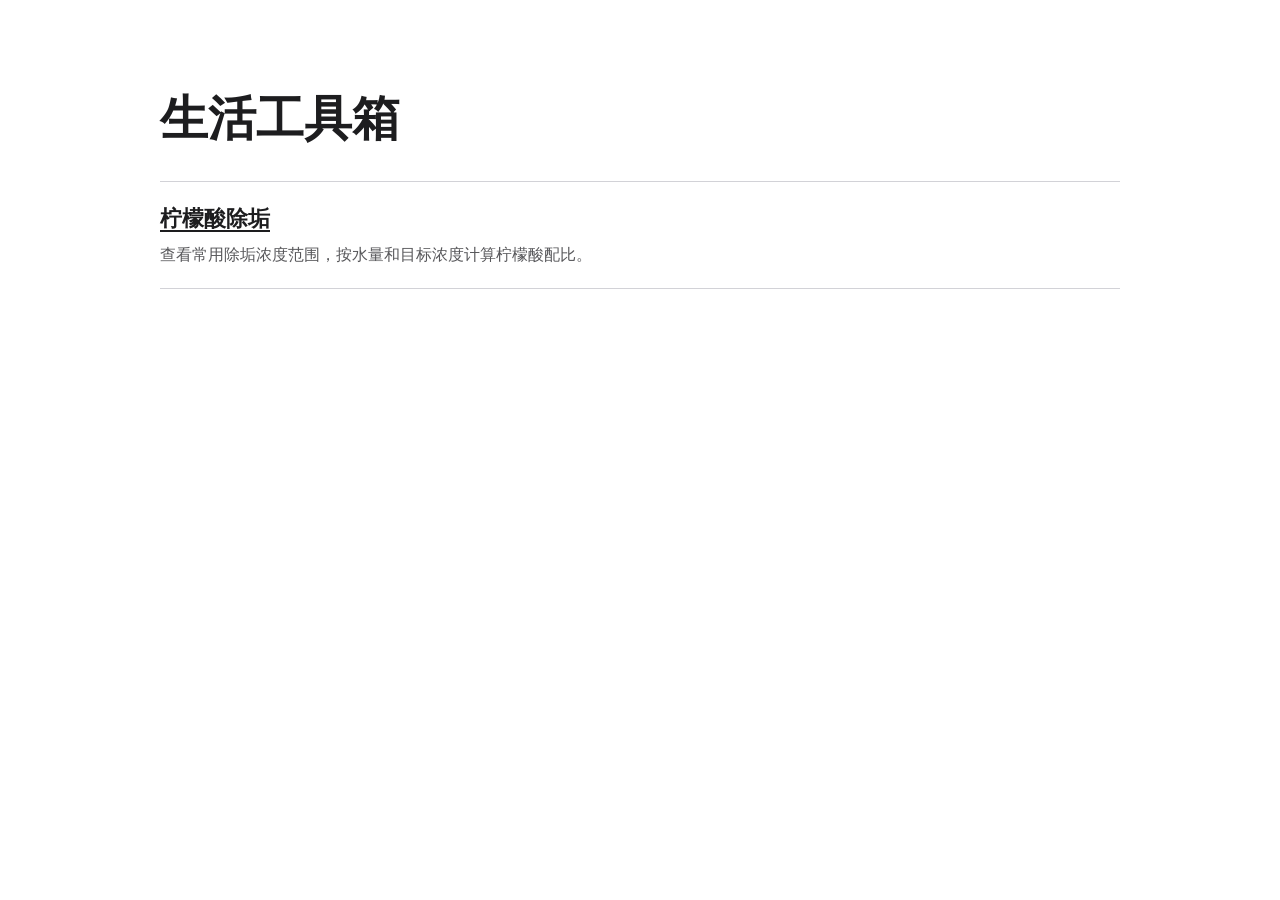
<file: site/index.html>
<!doctype html>
<html lang="zh-CN">
<head>
  <meta charset="utf-8">
  <meta name="viewport" content="width=device-width, initial-scale=1">
  <meta name="description" content="柠檬酸除垢浓度范围与配比计算">
  <title>生活工具箱</title>
  <link rel="stylesheet" href="./theme.css">
  <link rel="stylesheet" href="./style.css">
</head>
<body>
  <main>
    <h1>生活工具箱</h1>
    <a class="guide-entry" href="./guides/citric-acid/index.html">
      <strong>柠檬酸除垢</strong>
      <span>查看常用除垢浓度范围，按水量和目标浓度计算柠檬酸配比。</span>
    </a>
  </main>
</body>
</html>
</file>
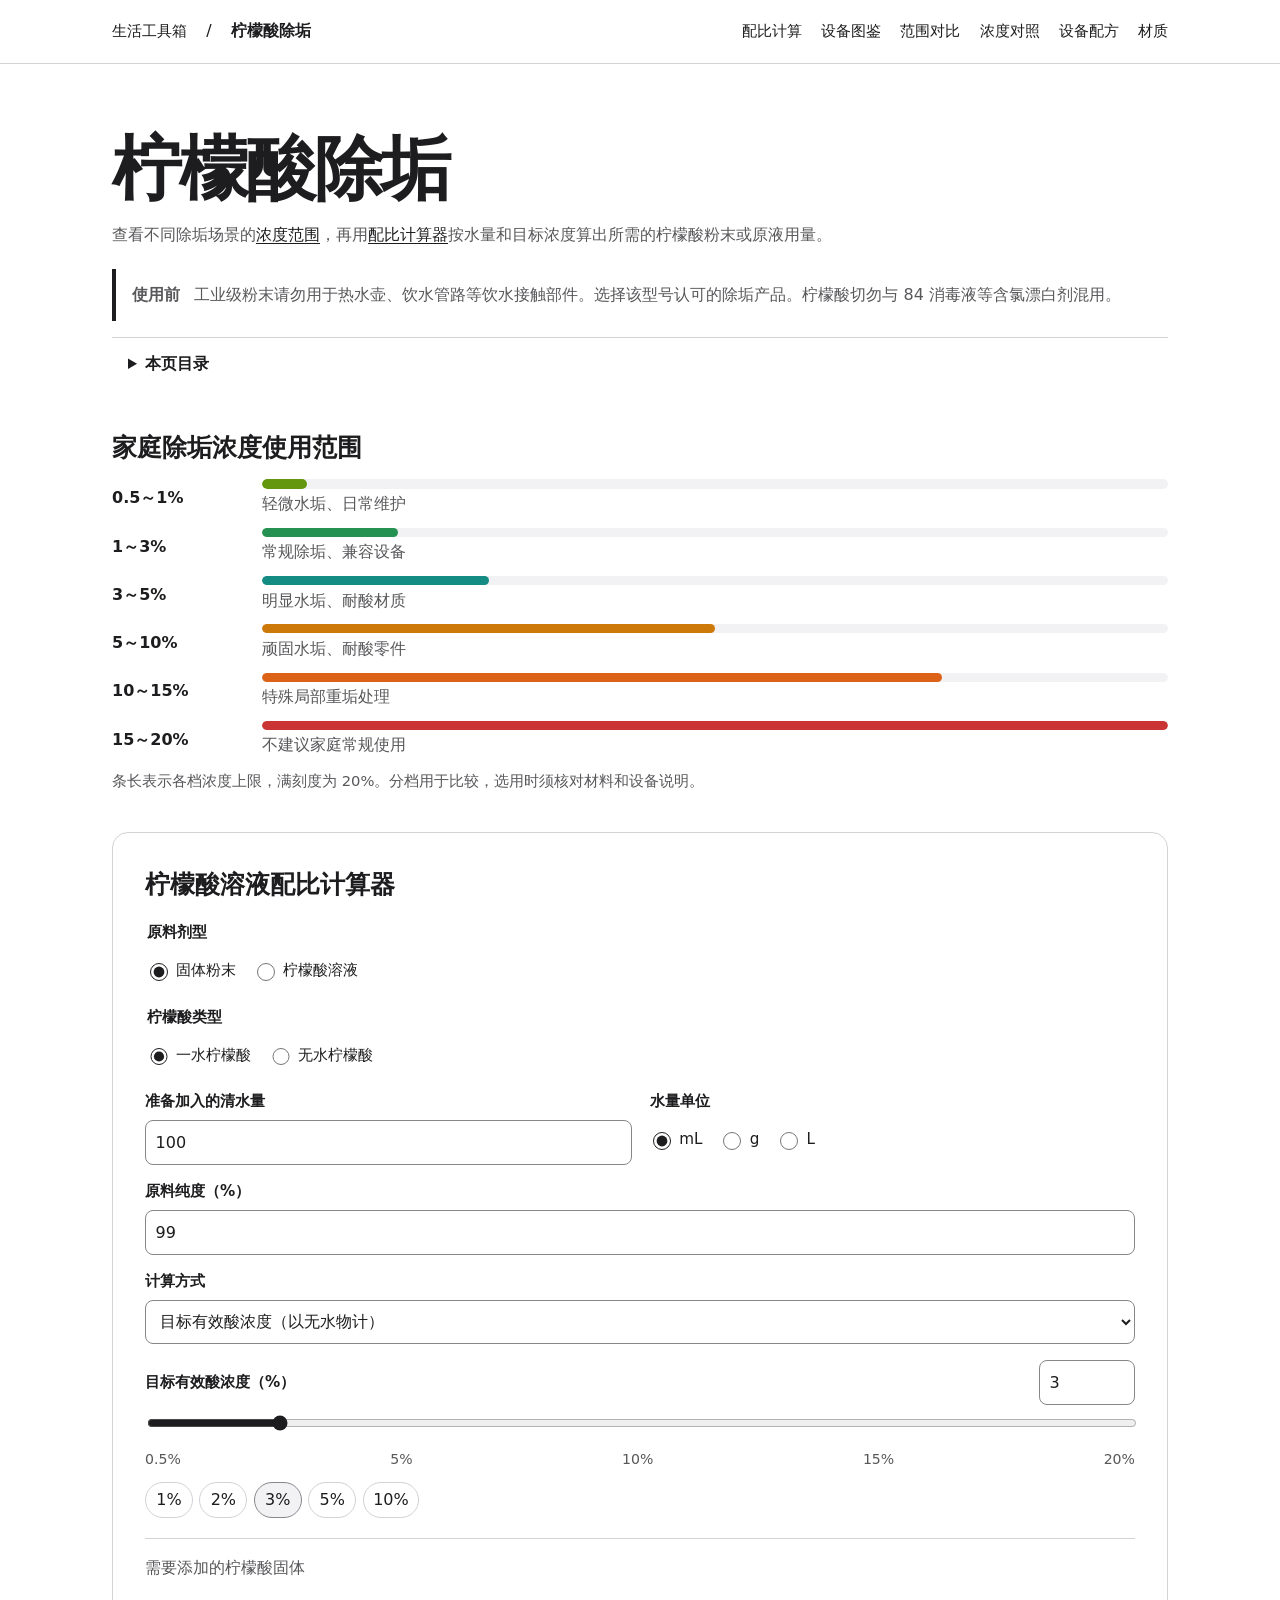
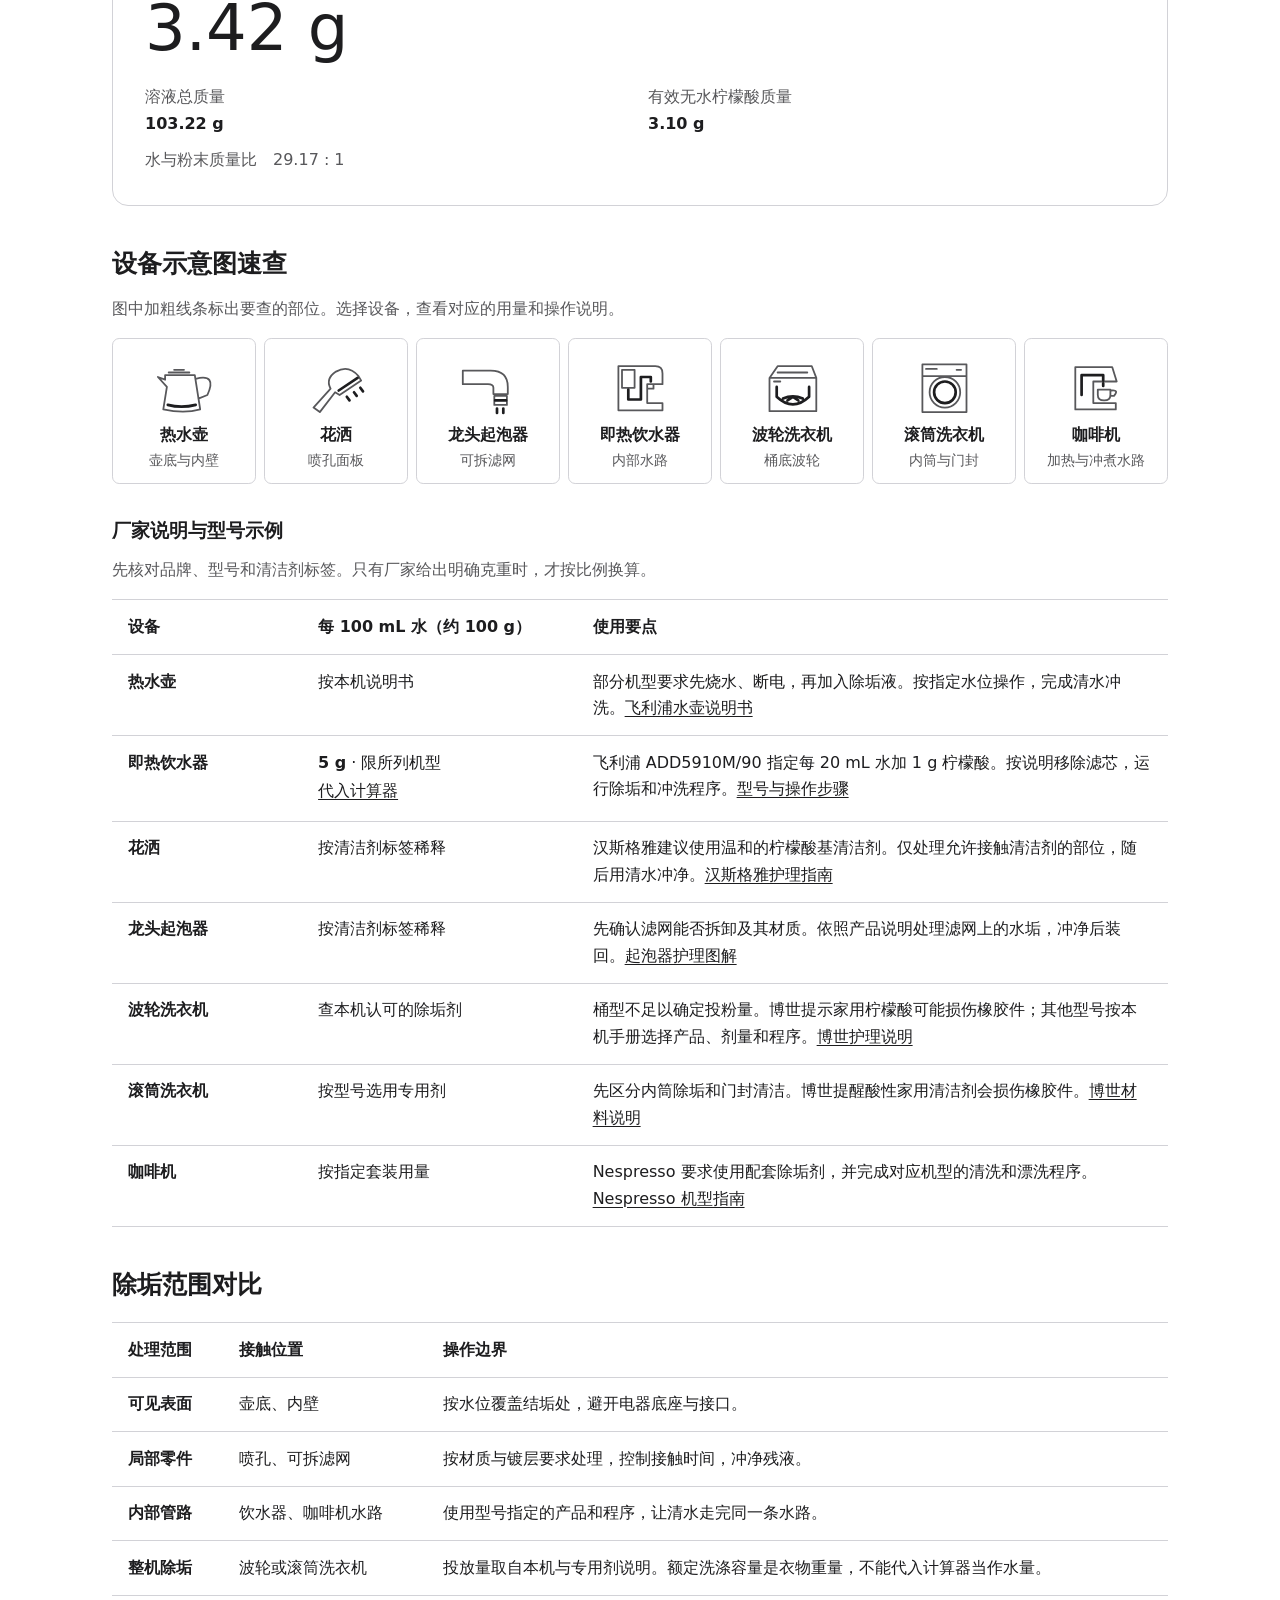
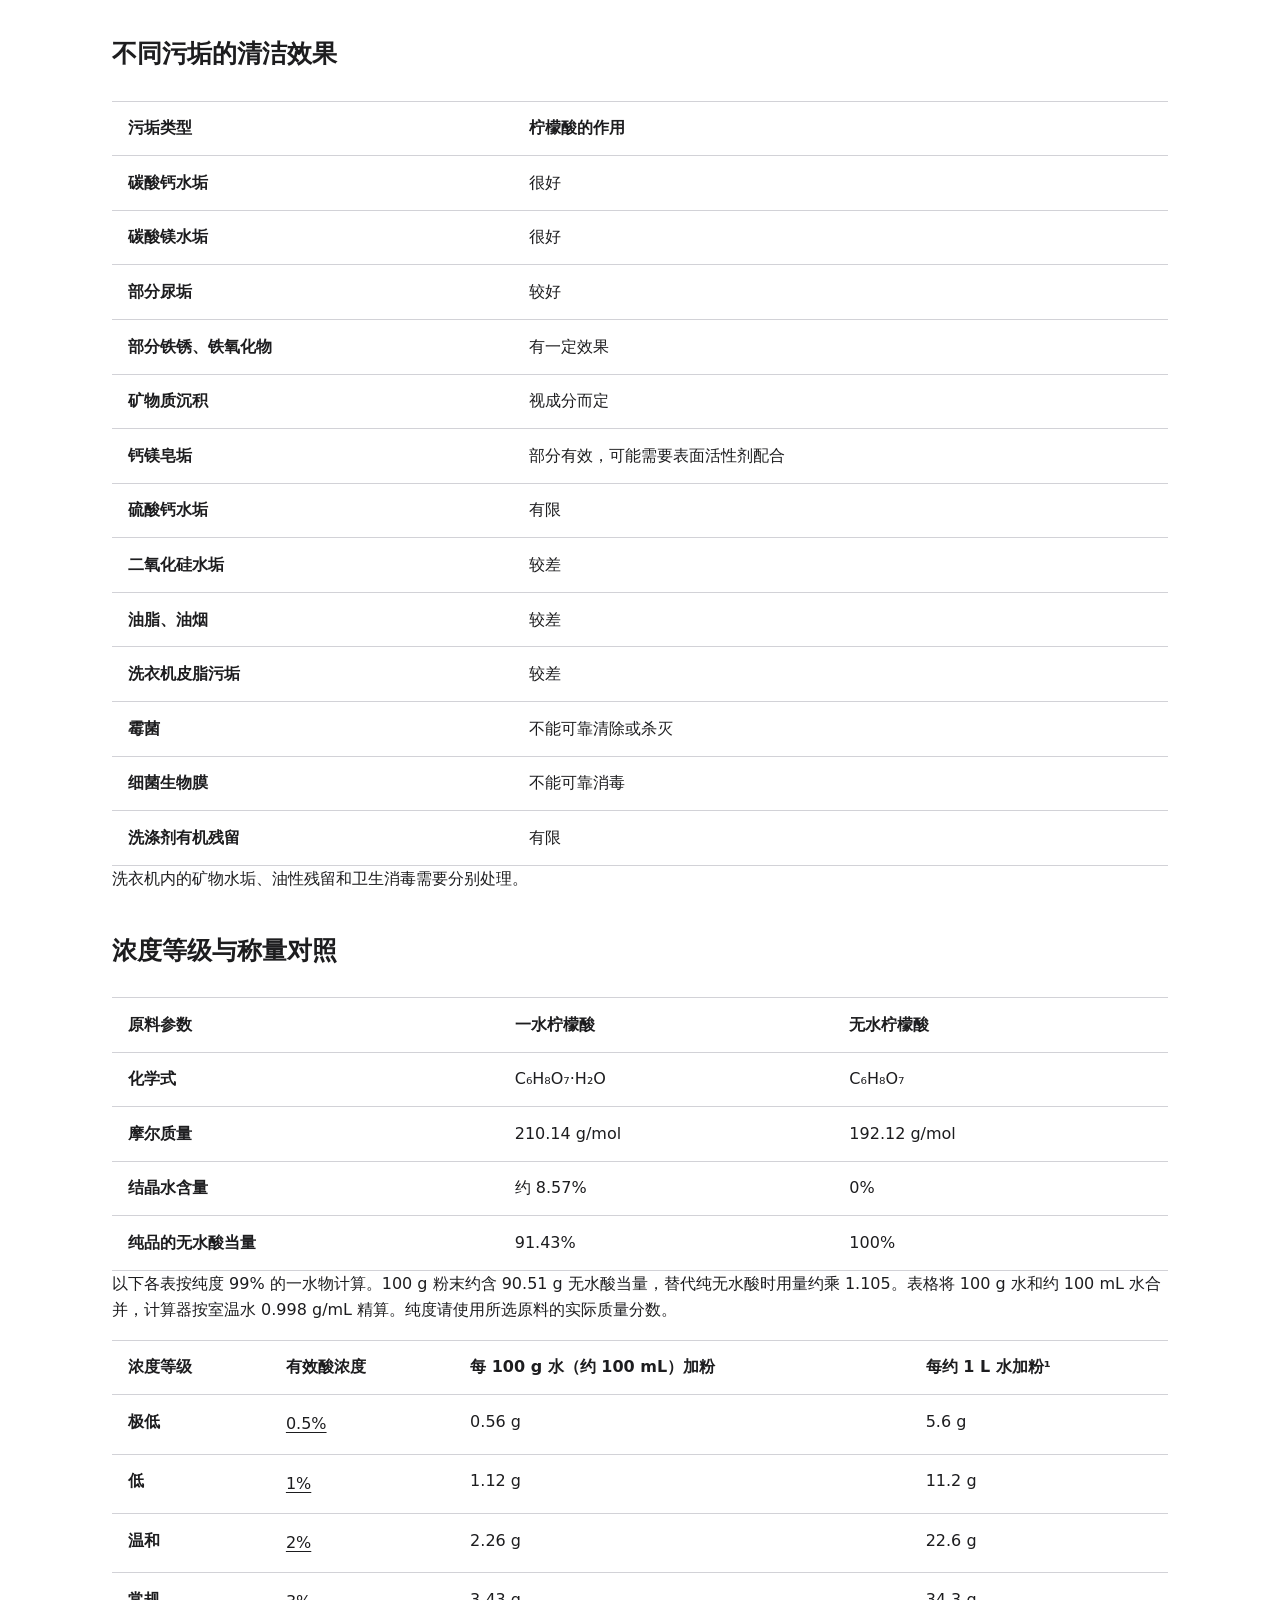
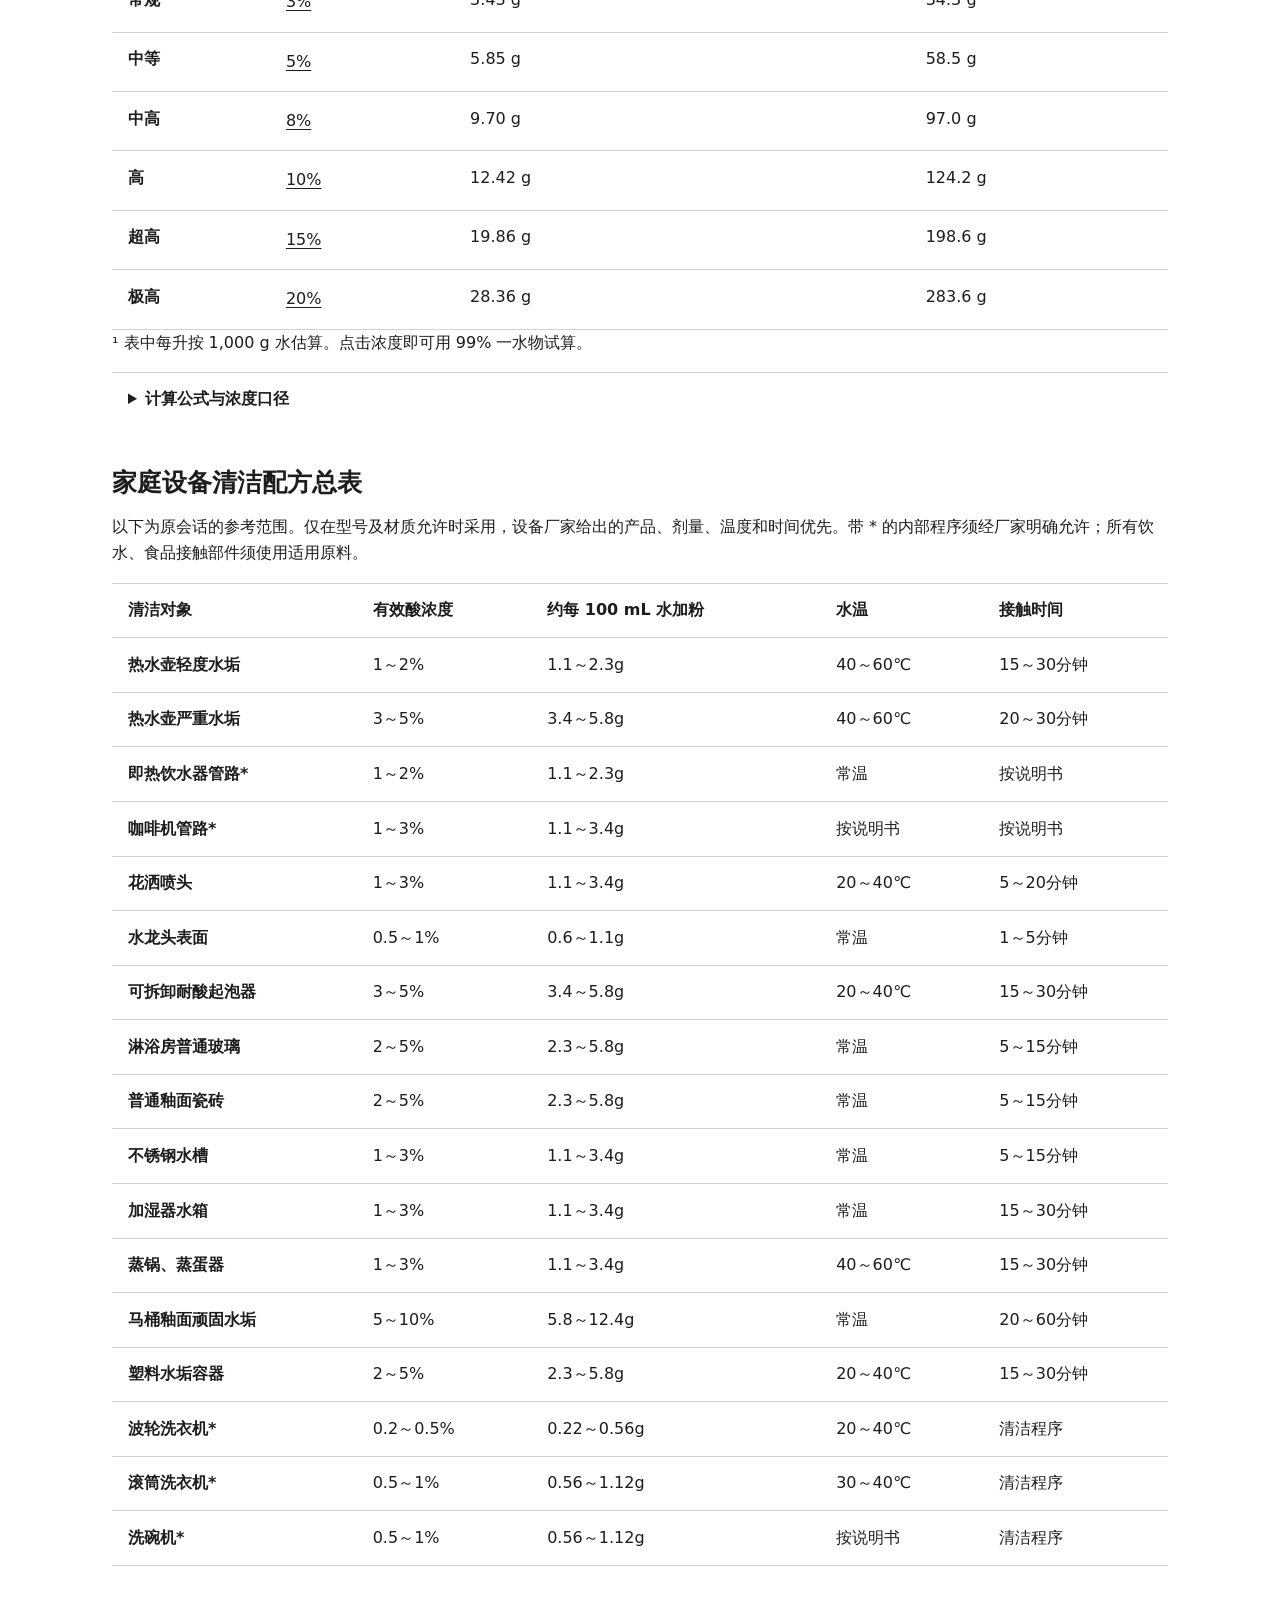
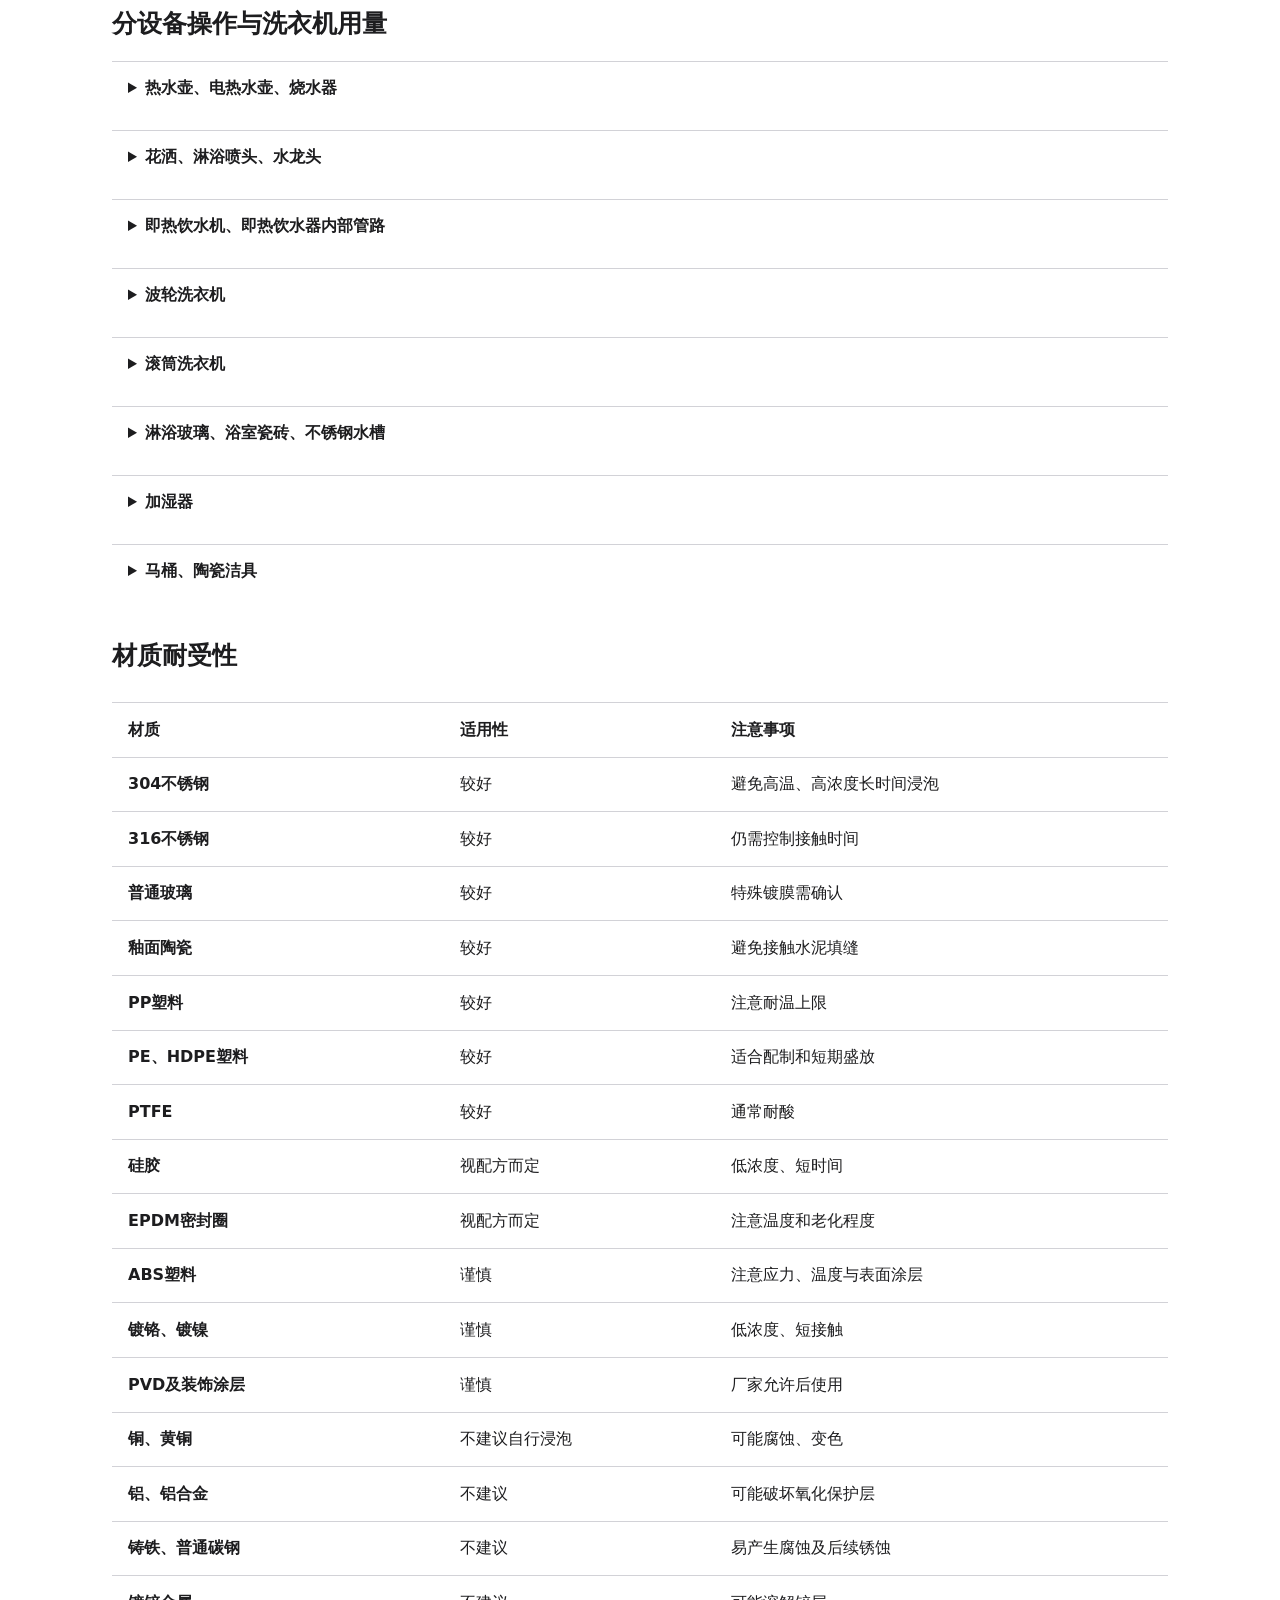
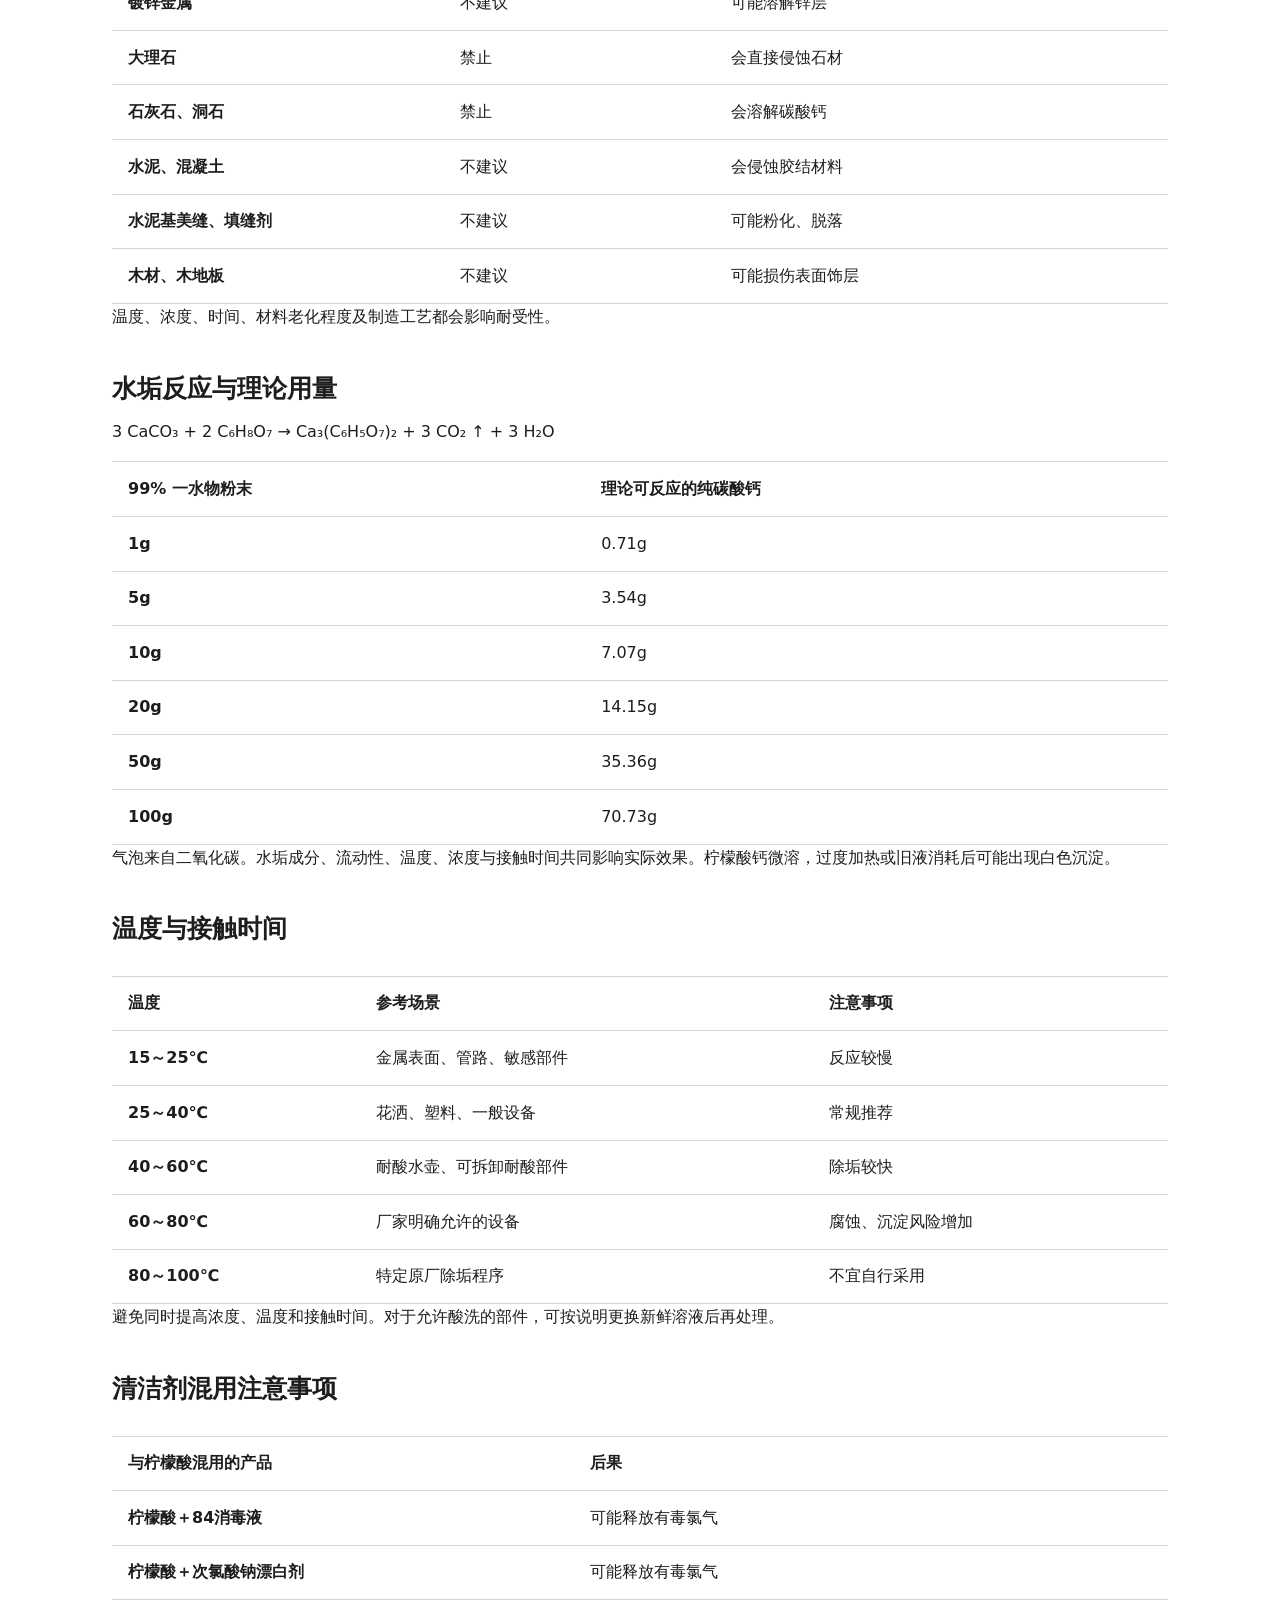
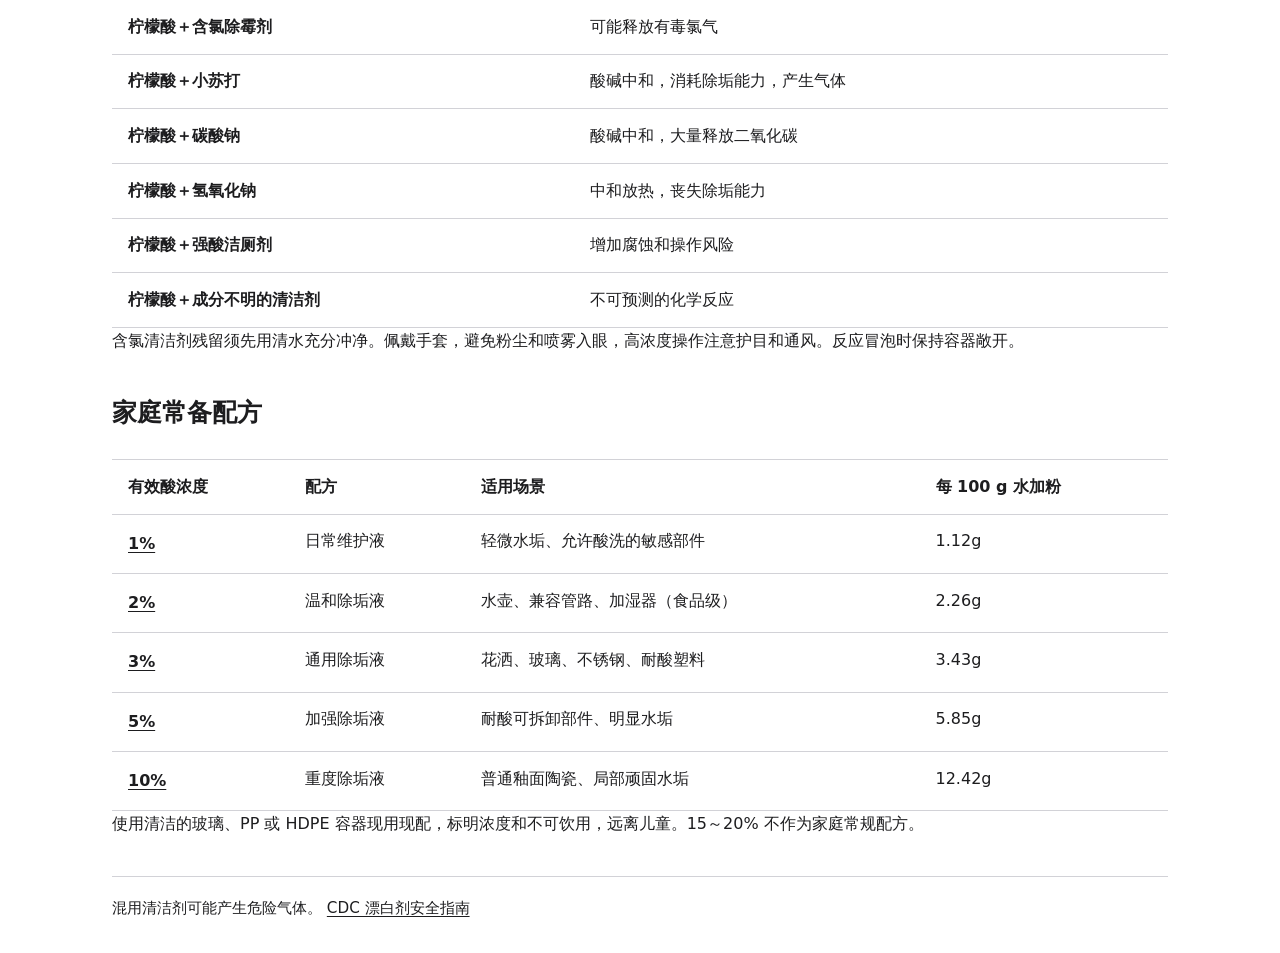
<file: site/guides/citric-acid/index.html>
<!doctype html>
<html lang="zh-CN">
<head>
<meta charset="utf-8">
<meta name="viewport" content="width=device-width, initial-scale=1">
<meta name="description" content="查看常用除垢浓度范围，按水量和目标浓度计算柠檬酸粉末或原液的用量。">
<title>柠檬酸除垢 · 生活工具箱</title>
<link rel="stylesheet" href="../../theme.css">
<link rel="stylesheet" href="guide.css">
<script src="calculator.js" defer></script>
</head>
<body>
<header><div class="frame bar"><nav aria-label="页面层级" class="crumb"><a href="../../index.html">生活工具箱</a><span aria-hidden="true">/</span><b aria-current="page">柠檬酸除垢</b></nav><nav aria-label="页内导航"><a href="#calculator">配比计算</a><a href="#devices">设备图鉴</a><a href="#scope">范围对比</a><a href="#levels">浓度对照</a><a href="#recipes">设备配方</a><a href="#materials">材质</a></nav></div></header>
<main class="frame">
<div class="intro"><h1>柠檬酸除垢</h1><p>查看不同除垢场景的<a href="#ranges">浓度范围</a>，再用<a href="#calculator">配比计算器</a>按水量和目标浓度算出所需的柠檬酸粉末或原液用量。</p></div>
<aside><b>使用前</b><span>工业级粉末请勿用于热水壶、饮水管路等饮水接触部件。选择该型号认可的除垢产品。柠檬酸切勿与 84 消毒液等含氯漂白剂混用。</span></aside>
<details class="contents"><summary>本页目录</summary><nav aria-label="专题目录"><a href="#ranges">浓度范围图</a><a href="#calculator">配比计算器</a><a href="#devices">设备图鉴与厂家说明</a><a href="#scope">处理范围</a><a href="#dirt">污垢效果</a><a href="#levels">九档浓度</a><a href="#recipes">设备配方总表</a><a href="#methods">操作方法与洗衣机水量表</a><a href="#materials">材质耐受性</a><a href="#reaction">反应原理</a><a href="#temperature">温度</a><a href="#mixing">混用注意事项</a><a href="#common">家庭常备配方</a></nav></details>
<section id="ranges"><h2>家庭除垢浓度使用范围</h2>
<div class="bands"><div class="band"><strong>0.5～1%</strong><div><div class="track"><i style="width:5%;background:#64970e"></i></div>轻微水垢、日常维护</div></div><div class="band"><strong>1～3%</strong><div><div class="track"><i style="width:15%;background:#269251"></i></div>常规除垢、兼容设备</div></div><div class="band"><strong>3～5%</strong><div><div class="track"><i style="width:25%;background:#148c83"></i></div>明显水垢、耐酸材质</div></div><div class="band"><strong>5～10%</strong><div><div class="track"><i style="width:50%;background:#cd7909"></i></div>顽固水垢、耐酸零件</div></div><div class="band"><strong>10～15%</strong><div><div class="track"><i style="width:75%;background:#dc6217"></i></div>特殊局部重垢处理</div></div><div class="band"><strong>15～20%</strong><div><div class="track"><i style="width:100%;background:#cb3434"></i></div>不建议家庭常规使用</div></div></div><p class="note">条长表示各档浓度上限，满刻度为 20%。分档用于比较，选用时须核对材料和设备说明。</p>
</section>
<section id="calculator" class="mix"><h2>柠檬酸溶液配比计算器</h2><div class="inputs">
<fieldset><legend>原料剂型</legend><div class="choices">
<label><input type="radio" name="form" value="solid" checked> 固体粉末</label>
<label><input type="radio" name="form" value="liquid"> 柠檬酸溶液</label></div></fieldset>
<fieldset id="solid-type"><legend>柠檬酸类型</legend><div class="choices"><label><input type="radio" name="type" value="mono" checked> 一水柠檬酸</label><label><input type="radio" name="type" value="anh" > 无水柠檬酸</label></div></fieldset>
<fieldset id="stock-fields" hidden><legend>瓶中原液的浓度</legend>
<label for="stock-unit">瓶身标签怎么写？</label>
<select id="stock-unit">
<option value="ww">质量分数 · % w/w 或 g/100 g</option>
<option value="wv">质量体积百分比 · % w/v 或 g/100 mL</option>
<option value="gl">质量浓度 · g/L</option></select>
<p id="stock-help" class="note"></p>
<label id="strength-label" for="strength">原液质量分数（%）</label>
<input id="strength" type="number" min="0" step="any" aria-describedby="stock-help">
<div id="stock-presets" class="presets" aria-label="原液质量分数快捷选择">
<button type="button" data-strength="10">10%</button><button type="button" data-strength="20">20%</button><button type="button" data-strength="30">30%</button><button type="button" data-strength="50">50%</button></div>
<label for="density" id="density-label">原液密度（g/mL，可选）</label><input id="density" type="number" min="0" step="any" placeholder="按产品标签或资料填写">
<details><summary>标签按一水物计？调整含量口径</summary>
<label for="stock-basis">标签所用的柠檬酸形式</label>
<select id="stock-basis"><option value="anh">以无水柠檬酸计（默认）</option><option value="mono">以一水柠檬酸计</option></select>
</details></fieldset>
<div class="pair"><div><label for="water">准备加入的清水量</label><input id="water" type="number" step="any" value="100"></div>
<fieldset><legend>水量单位</legend><div class="choices"><label><input type="radio" name="unit" value="ml" checked> mL</label><label><input type="radio" name="unit" value="g" > g</label><label><input type="radio" name="unit" value="l" > L</label></div></fieldset></div>
<div id="solid-content"><label for="purity">原料纯度（%）</label><input id="purity" type="number" step="any" value="99"></div>
<label for="mode">计算方式</label><select id="mode"><option value="effective">目标有效酸浓度（以无水物计）</option><option value="material">目标质量分数（按所选原料计）</option><option value="dose">按说明书每 100 mL 水的投粉量</option></select>
<div class="target"><label for="target" id="target-label">目标有效酸浓度（%）</label><input id="target" type="number" step="any" value="3"></div>
<div id="range-controls"><input type="range" min="0.5" max="20" step="0.1" value="3" id="slider" aria-label="调节目标浓度"><div class="ticks"><span>0.5%</span><span>5%</span><span>10%</span><span>15%</span><span>20%</span></div>
<div class="presets"><button data-preset="1" type="button">1%</button><button data-preset="2" type="button">2%</button><button data-preset="3" type="button">3%</button><button data-preset="5" type="button">5%</button><button data-preset="10" type="button">10%</button></div></div></div>
<div class="answer" aria-live="polite"><p id="quantity-label">需要添加的柠檬酸固体</p><output id="result">—</output><p id="volume" hidden></p>
<div class="pair"><div>溶液总质量<br><b id="total">—</b></div><div>有效无水柠檬酸质量<br><b id="acid">—</b></div></div>
<p id="ratio"></p></div></section><section id="devices"><h2>设备示意图速查</h2><p class="lead">图中加粗线条标出要查的部位。选择设备，查看对应的用量和操作说明。</p><div class="atlas"><a href="#kettle" class="device"><svg viewBox="0 0 80 80" aria-hidden="true"><path d="M19 28H52L58 66Q40 71 17 66L21 41L11 30L19 33ZM53 32Q77 26 66 50L56 54M23 25H46M29 22H40"/><path class="part" d="M22 61Q37 65 53 61"/></svg><strong>热水壶</strong><small>壶底与内壁</small></a><a href="#shower" class="device"><svg viewBox="0 0 80 80" aria-hidden="true"><path d="M15 64L34 43Q28 32 40 24Q54 16 65 29L68 34L44 50L39 47L22 69Z"/><path class="part" d="M43 45L64 31M52 52L55 56M60 47L63 51M67 42L70 46"/></svg><strong>花洒</strong><small>喷孔面板</small></a><a href="#tap" class="device"><svg viewBox="0 0 80 80" aria-hidden="true"><path d="M12 23H43Q62 23 62 41V49H46V42Q46 38 40 38H12ZM47 51H61V61H47Z"/><path class="part" d="M48 56H60M50 65V70M57 65V70"/></svg><strong>龙头起泡器</strong><small>可拆滤网</small></a><a href="#dispenser" class="device"><svg viewBox="0 0 80 80" aria-hidden="true"><path d="M16 18H57Q65 18 65 26V38H48V59H65V67H16ZM48 38H55V43H48ZM20 22H34V42H20Z"/><path class="part" d="M27 44V55H41V30H52V35"/></svg><strong>即热饮水器</strong><small>内部水路</small></a><a href="#topload" class="device"><svg viewBox="0 0 80 80" aria-hidden="true"><path d="M15 31L24 18H62L67 31V68H15ZM16 31H66M24 25H57M20 35H27"/><path class="part" d="M23 41V52Q41 69 59 52V41M30 54Q41 49 52 54M35 56L41 52L47 56"/></svg><strong>波轮洗衣机</strong><small>桶底波轮</small></a><a href="#frontload" class="device"><svg viewBox="0 0 80 80" aria-hidden="true"><path d="M16 16H65V69H16ZM16 29H65M20 21H32M54 22H59M58 47A17 17 0 1 1 24 47A17 17 0 1 1 58 47"/><path class="part" d="M53 47A12 12 0 1 1 29 47A12 12 0 1 1 53 47"/></svg><strong>滚筒洗衣机</strong><small>内筒与门封</small></a><a href="#coffee" class="device"><svg viewBox="0 0 80 80" aria-hidden="true"><path d="M17 19H58L63 35H37V59H62V66H17ZM42 44H56V50Q56 56 49 56Q42 56 42 50ZM57 45Q66 44 60 51H56"/><path class="part" d="M24 50V28H48V34M48 37V40"/></svg><strong>咖啡机</strong><small>加热与冲煮水路</small></a></div><h3>厂家说明与型号示例</h3><p class="lead">先核对品牌、型号和清洁剂标签。只有厂家给出明确克重时，才按比例换算。</p>
<div class="scroll"><table><thead><tr><th>设备</th><th>每 100 mL 水（约 100 g）</th><th>使用要点</th></tr></thead><tbody>
<tr id="kettle"><th>热水壶</th><td>按本机说明书</td><td>部分机型要求先烧水、断电，再加入除垢液。按指定水位操作，完成清水冲洗。<a href="https://www.documents.philips.com/assets/20210831/b547e8ca199b48d1960bad950032bbab.pdf">飞利浦水壶说明书</a></td></tr>
<tr id="dispenser"><th>即热饮水器</th><td><strong>5 g</strong> · 限所列机型<br><button type="button" data-dose="5">代入计算器</button></td><td>飞利浦 ADD5910M/90 指定每 20 mL 水加 1 g 柠檬酸。按说明移除滤芯，运行除垢和冲洗程序。<a href="https://www.philips.com.sg/c-f/XC000020580/when-and-how-should-i-descale-my-philips-instant-heating-water-dispenser">型号与操作步骤</a></td></tr>
<tr id="shower"><th>花洒</th><td>按清洁剂标签稀释</td><td>汉斯格雅建议使用温和的柠檬酸基清洁剂。仅处理允许接触清洁剂的部位，随后用清水冲净。<a href="https://assets.hansgrohe.com/celum/web/DIY_Toolkit_1_Cleaning_Your_Hansgrohe_Product.pdf">汉斯格雅护理指南</a></td></tr>
<tr id="tap"><th>龙头起泡器</th><td>按清洁剂标签稀释</td><td>先确认滤网能否拆卸及其材质。依照产品说明处理滤网上的水垢，冲净后装回。<a href="https://assets.hansgrohe.com/celum/web/DIY_Toolkit_1_Cleaning_Your_Hansgrohe_Product.pdf">起泡器护理图解</a></td></tr>
<tr id="topload"><th>波轮洗衣机</th><td>查本机认可的除垢剂</td><td>桶型不足以确定投粉量。博世提示家用柠檬酸可能损伤橡胶件；其他型号按本机手册选择产品、剂量和程序。<a href="https://www.bosch-home.com/us/owner-support/get-support/support-selfhelp-washing-machine-citric-acid-to-clean-washing-machine">博世护理说明</a></td></tr>
<tr id="frontload"><th>滚筒洗衣机</th><td>按型号选用专用剂</td><td>先区分内筒除垢和门封清洁。博世提醒酸性家用清洁剂会损伤橡胶件。<a href="https://www.bosch-home.com/us/owner-support/get-support/support-selfhelp-washing-machine-citric-acid-to-clean-washing-machine">博世材料说明</a></td></tr>
<tr id="coffee"><th>咖啡机</th><td>按指定套装用量</td><td>Nespresso 要求使用配套除垢剂，并完成对应机型的清洗和漂洗程序。<a href="https://www.nespresso.com/ch/en/service-faq">Nespresso 机型指南</a></td></tr>
</tbody></table></div></section>
<section id="scope"><h2>除垢范围对比</h2>
<table><thead><tr><th>处理范围</th><th>接触位置</th><th>操作边界</th></tr></thead><tbody>
<tr><th>可见表面</th><td>壶底、内壁</td><td>按水位覆盖结垢处，避开电器底座与接口。</td></tr>
<tr><th>局部零件</th><td>喷孔、可拆滤网</td><td>按材质与镀层要求处理，控制接触时间，冲净残液。</td></tr>
<tr><th>内部管路</th><td>饮水器、咖啡机水路</td><td>使用型号指定的产品和程序，让清水走完同一条水路。</td></tr>
<tr><th>整机除垢</th><td>波轮或滚筒洗衣机</td><td>投放量取自本机与专用剂说明。额定洗涤容量是衣物重量，不能代入计算器当作水量。</td></tr>
</tbody></table></section>
<section id="dirt"><h2>不同污垢的清洁效果</h2>
<div class="table-scroll" tabindex="0"><table><thead><tr><th scope="col">污垢类型</th><th scope="col">柠檬酸的作用</th></tr></thead><tbody>
<tr><th scope="row">碳酸钙水垢</th><td>很好</td></tr>
<tr><th scope="row">碳酸镁水垢</th><td>很好</td></tr>
<tr><th scope="row">部分尿垢</th><td>较好</td></tr>
<tr><th scope="row">部分铁锈、铁氧化物</th><td>有一定效果</td></tr>
<tr><th scope="row">矿物质沉积</th><td>视成分而定</td></tr>
<tr><th scope="row">钙镁皂垢</th><td>部分有效，可能需要表面活性剂配合</td></tr>
<tr><th scope="row">硫酸钙水垢</th><td>有限</td></tr>
<tr><th scope="row">二氧化硅水垢</th><td>较差</td></tr>
<tr><th scope="row">油脂、油烟</th><td>较差</td></tr>
<tr><th scope="row">洗衣机皮脂污垢</th><td>较差</td></tr>
<tr><th scope="row">霉菌</th><td>不能可靠清除或杀灭</td></tr>
<tr><th scope="row">细菌生物膜</th><td>不能可靠消毒</td></tr>
<tr><th scope="row">洗涤剂有机残留</th><td>有限</td></tr></tbody></table></div>
<p>洗衣机内的矿物水垢、油性残留和卫生消毒需要分别处理。</p>
</section>
<section id="levels"><h2>浓度等级与称量对照</h2>
<div class="table-scroll" tabindex="0"><table><thead><tr><th scope="col">原料参数</th><th scope="col">一水柠檬酸</th><th scope="col">无水柠檬酸</th></tr></thead><tbody>
<tr><th scope="row">化学式</th><td>C₆H₈O₇·H₂O</td><td>C₆H₈O₇</td></tr>
<tr><th scope="row">摩尔质量</th><td>210.14 g/mol</td><td>192.12 g/mol</td></tr>
<tr><th scope="row">结晶水含量</th><td>约 8.57%</td><td>0%</td></tr>
<tr><th scope="row">纯品的无水酸当量</th><td>91.43%</td><td>100%</td></tr></tbody></table></div>
<p>以下各表按纯度 99% 的一水物计算。100 g 粉末约含 90.51 g 无水酸当量，替代纯无水酸时用量约乘 1.105。表格将 100 g 水和约 100 mL 水合并，计算器按室温水 0.998 g/mL 精算。纯度请使用所选原料的实际质量分数。</p><div class="table-scroll" tabindex="0"><table><thead><tr><th scope="col">浓度等级</th><th scope="col">有效酸浓度</th><th scope="col">每 100 g 水（约 100 mL）加粉</th><th scope="col">每约 1 L 水加粉¹</th></tr></thead><tbody>
<tr><th scope="row">极低</th><td><button type="button" data-percent="0.5">0.5%</button></td><td>0.56 g</td><td>5.6 g</td></tr>
<tr><th scope="row">低</th><td><button type="button" data-percent="1">1%</button></td><td>1.12 g</td><td>11.2 g</td></tr>
<tr><th scope="row">温和</th><td><button type="button" data-percent="2">2%</button></td><td>2.26 g</td><td>22.6 g</td></tr>
<tr><th scope="row">常规</th><td><button type="button" data-percent="3">3%</button></td><td>3.43 g</td><td>34.3 g</td></tr>
<tr><th scope="row">中等</th><td><button type="button" data-percent="5">5%</button></td><td>5.85 g</td><td>58.5 g</td></tr>
<tr><th scope="row">中高</th><td><button type="button" data-percent="8">8%</button></td><td>9.70 g</td><td>97.0 g</td></tr>
<tr><th scope="row">高</th><td><button type="button" data-percent="10">10%</button></td><td>12.42 g</td><td>124.2 g</td></tr>
<tr><th scope="row">超高</th><td><button type="button" data-percent="15">15%</button></td><td>19.86 g</td><td>198.6 g</td></tr>
<tr><th scope="row">极高</th><td><button type="button" data-percent="20">20%</button></td><td>28.36 g</td><td>283.6 g</td></tr></tbody></table></div>
<p>¹ 表中每升按 1,000 g 水估算。点击浓度即可用 99% 一水物试算。</p><details><summary>计算公式与浓度口径</summary><p>以无水物计时，有效酸分数 A = 原料纯度 × 无水酸当量。水重为 W，目标质量分数为 C（均以小数代入），所需粉重 m = W × C ÷ (A − C)。例如 100 g 水加 5 g 纯度 99% 的一水物，有效酸质量分数约为 4.31%。</p></details>
</section>
<section id="recipes"><h2>家庭设备清洁配方总表</h2>
<p>以下为原会话的参考范围。仅在型号及材质允许时采用，设备厂家给出的产品、剂量、温度和时间优先。带 * 的内部程序须经厂家明确允许；所有饮水、食品接触部件须使用适用原料。</p><div class="table-scroll" tabindex="0"><table><thead><tr><th scope="col">清洁对象</th><th scope="col">有效酸浓度</th><th scope="col">约每 100 mL 水加粉</th><th scope="col">水温</th><th scope="col">接触时间</th></tr></thead><tbody>
<tr><th scope="row">热水壶轻度水垢</th><td>1～2%</td><td>1.1～2.3g</td><td>40～60℃</td><td>15～30分钟</td></tr>
<tr><th scope="row">热水壶严重水垢</th><td>3～5%</td><td>3.4～5.8g</td><td>40～60℃</td><td>20～30分钟</td></tr>
<tr><th scope="row">即热饮水器管路*</th><td>1～2%</td><td>1.1～2.3g</td><td>常温</td><td>按说明书</td></tr>
<tr><th scope="row">咖啡机管路*</th><td>1～3%</td><td>1.1～3.4g</td><td>按说明书</td><td>按说明书</td></tr>
<tr><th scope="row">花洒喷头</th><td>1～3%</td><td>1.1～3.4g</td><td>20～40℃</td><td>5～20分钟</td></tr>
<tr><th scope="row">水龙头表面</th><td>0.5～1%</td><td>0.6～1.1g</td><td>常温</td><td>1～5分钟</td></tr>
<tr><th scope="row">可拆卸耐酸起泡器</th><td>3～5%</td><td>3.4～5.8g</td><td>20～40℃</td><td>15～30分钟</td></tr>
<tr><th scope="row">淋浴房普通玻璃</th><td>2～5%</td><td>2.3～5.8g</td><td>常温</td><td>5～15分钟</td></tr>
<tr><th scope="row">普通釉面瓷砖</th><td>2～5%</td><td>2.3～5.8g</td><td>常温</td><td>5～15分钟</td></tr>
<tr><th scope="row">不锈钢水槽</th><td>1～3%</td><td>1.1～3.4g</td><td>常温</td><td>5～15分钟</td></tr>
<tr><th scope="row">加湿器水箱</th><td>1～3%</td><td>1.1～3.4g</td><td>常温</td><td>15～30分钟</td></tr>
<tr><th scope="row">蒸锅、蒸蛋器</th><td>1～3%</td><td>1.1～3.4g</td><td>40～60℃</td><td>15～30分钟</td></tr>
<tr><th scope="row">马桶釉面顽固水垢</th><td>5～10%</td><td>5.8～12.4g</td><td>常温</td><td>20～60分钟</td></tr>
<tr><th scope="row">塑料水垢容器</th><td>2～5%</td><td>2.3～5.8g</td><td>20～40℃</td><td>15～30分钟</td></tr>
<tr><th scope="row">波轮洗衣机*</th><td>0.2～0.5%</td><td>0.22～0.56g</td><td>20～40℃</td><td>清洁程序</td></tr>
<tr><th scope="row">滚筒洗衣机*</th><td>0.5～1%</td><td>0.56～1.12g</td><td>30～40℃</td><td>清洁程序</td></tr>
<tr><th scope="row">洗碗机*</th><td>0.5～1%</td><td>0.56～1.12g</td><td>按说明书</td><td>清洁程序</td></tr></tbody></table></div>

</section>
<section id="methods"><h2>分设备操作与洗衣机用量</h2>
<details><summary>热水壶、电热水壶、烧水器</summary><p>推荐浓度：1～3%</p><p>每100g水：1.12～3.43g</p><p>每1000g水：11.2～34.3g</p><p>温度：40～60℃</p><p>操作方法：</p><p>将清水加热至约50℃，断电。</p><p>加入食品级柠檬酸并充分溶解。</p><p>浸泡15～30分钟，使溶液覆盖水垢。</p><p>倒掉溶液，用软海绵清理残余水垢。</p><p>用清水冲洗，再烧开清水并倒掉，重复2～3次。</p><p>部分厂商允许直接煮沸柠檬酸溶液，部分厂商则明确禁止，因此默认采用温水浸泡更稳妥。</p><p>特别注意： 铝制内胆、特殊涂层内胆、裸露铜质加热部件不宜采用通用柠檬酸配方。</p></details>
<details><summary>花洒、淋浴喷头、水龙头</summary><p>推荐浓度：1～3%</p><p>每100g水：1.12～3.43g</p><p>每500g水：5.6～17.1g</p><p>温度：20～40℃</p><p>对于普通花洒喷孔，可以使用容器或塑料袋，使溶液接触喷孔部位，浸泡5～20分钟，再使用软毛刷刷洗，最后通水充分冲洗。</p><p>可拆卸的耐酸塑料滤网、起泡器等，顽固水垢可以尝试5%浓度。确认材质耐酸后，才考虑更高浓度。</p><p>特别注意镀铬、镀镍、枪灰色、哑光黑、玫瑰金、电镀及PVD涂层花洒。酸液可能进入镀层微孔，导致失光、变色、起皮。此类表面应先确认厂家允许使用，不能直接整夜浸泡。</p></details>
<details><summary>即热饮水机、即热饮水器内部管路</summary><p>参考浓度：1～2%</p><p>每100g水：1.12～2.26g</p><p>每1000g水：11.2～22.6g</p><p>必须使用食品级原料及适用配方。</p><p>即热饮水器比普通水壶复杂，可能包含水泵、电磁阀、流量计、止回阀、加热体、硅胶管、密封圈等部件。</p><figure><figcaption>即热饮水器典型流路（各型号结构不同）</figcaption><ol class="flow"><li>水箱</li><li>泵与阀门</li><li>流量计</li><li>加热体</li><li>出水口</li></ol></figure><p>典型即热饮水器流路示意。分解脱落的水垢可能堵塞狭窄流道、阀门及流量计。</p><p>如果厂家允许柠檬酸除垢，使用专用除垢程序，按要求处理滤芯，再通过清水进行完整的管路冲洗。</p><p>特别注意事项：</p><p>不要将柠檬酸直接注入RO反渗透滤芯、活性炭滤芯或离子交换滤芯。</p><p>不要自行使用5～10%的高浓度溶液循环清洗。</p><p>不要让酸液在机内长期静置过夜。</p><p>不要擅自启动最高温度模式除垢。</p><p>如果已经出现明显出水量下降、加热异常，应优先检查堵塞，严重时需要拆机维护。</p></details>
<details><summary>波轮洗衣机</summary><p>参考浓度：0.2～0.5%</p><p>每100g水：0.22～0.56g</p><p>每1L水：约2.2～5.6g</p><p>波轮洗衣机的实际用水量通常比滚筒洗衣机大，因此应根据除垢阶段的实际存水量计算，而不是根据洗衣机标称的8kg、10kg容量计算。</p><div class="table-scroll" tabindex="0"><table><thead><tr><th scope="col">实际存水量</th><th scope="col">0.2% 加粉</th><th scope="col">0.3% 加粉</th><th scope="col">0.5% 加粉</th></tr></thead><tbody>
<tr><th scope="row">10 L</th><td>22 g</td><td>33 g</td><td>56 g</td></tr>
<tr><th scope="row">20 L</th><td>44 g</td><td>67 g</td><td>111 g</td></tr>
<tr><th scope="row">30 L</th><td>66 g</td><td>100 g</td><td>167 g</td></tr>
<tr><th scope="row">40 L</th><td>89 g</td><td>133 g</td><td>222 g</td></tr>
<tr><th scope="row">50 L</th><td>111 g</td><td>166 g</td><td>278 g</td></tr>
<tr><th scope="row">60 L</th><td>133 g</td><td>200 g</td><td>333 g</td></tr></tbody></table></div>
<p>以厂家允许酸性除垢、实际存水40L的波轮洗衣机为例，0.2～0.3%浓度需要约89～133g粉末。</p><p>清洁时应空桶运行，提前将粉末完全溶解，按允许的清洁程序运行，之后再用清水漂洗。</p><p>波轮底部、传动轴、轴承密封结构和外桶材质不一定耐酸，不建议进行高浓度长时间浸泡。</p></details>
<details><summary>滚筒洗衣机</summary><p>参考浓度：0.5～1%</p><p>每100g水：0.56～1.12g</p><p>每1L水：约5.6～11.2g</p><div class="table-scroll" tabindex="0"><table><thead><tr><th scope="col">实际存水量</th><th scope="col">0.5% 加粉</th><th scope="col">0.8% 加粉</th><th scope="col">1% 加粉</th></tr></thead><tbody>
<tr><th scope="row">5 L</th><td>28 g</td><td>45 g</td><td>56 g</td></tr>
<tr><th scope="row">8 L</th><td>44 g</td><td>71 g</td><td>89 g</td></tr>
<tr><th scope="row">10 L</th><td>56 g</td><td>89 g</td><td>112 g</td></tr>
<tr><th scope="row">12 L</th><td>67 g</td><td>107 g</td><td>134 g</td></tr>
<tr><th scope="row">15 L</th><td>83 g</td><td>134 g</td><td>168 g</td></tr>
<tr><th scope="row">20 L</th><td>111 g</td><td>178 g</td><td>223 g</td></tr></tbody></table></div>
<p>注意这里指的是主洗阶段实际参与混合的水量，不是整个洗涤程序的累计用水量。</p><p>很多滚筒洗衣机虽然内筒是不锈钢，但是内筒背面的支撑三脚架可能是铝合金。</p><p>重点风险：铝合金三脚架</p><p>高浓度、长时间、高温的酸性环境可能加剧铝合金腐蚀，以及对部分密封结构的损伤。</p><p>部分柠檬酸清洁产品建议每次洗衣机使用100～150g，但并不代表适用于所有洗衣机型号。</p><p>如果无法确定内桶支架、加热器等材质，建议使用厂家认可的洗衣机除垢剂。不建议自行采用90℃以上的高温酸洗。</p></details>
<details><summary>淋浴玻璃、浴室瓷砖、不锈钢水槽</summary><p>普通玻璃与釉面瓷砖参考 2～5%；不锈钢水槽参考 1～3%。</p><p>玻璃、瓷砖每 100 g 水加 2.26～5.85 g，每 500 g 水加 11.3～29.2 g。</p><p>不锈钢水槽每 100 g 水加 1.12～3.43 g。</p><p>可以用喷壶喷在表面，或者使用湿布涂抹，使水垢保持湿润5～15分钟，再用软海绵擦拭并彻底冲洗。</p><p>顽固水垢可重复处理。不建议直接将浓度提高到20%。</p><p>有防污涂层的淋浴玻璃、玻璃边缘的金属框架、水泥基填缝剂等需要区别处理。酸液不要长时间停留在接缝处。</p></details>
<details><summary>加湿器</summary><p>推荐浓度：1～3%</p><p>每100g水：1.12～3.43g</p><p>每500g水：5.6～17.1g</p><p>浸泡15～30分钟。</p><p>断电后清洁水箱和允许浸泡的部件，注意不要损伤超声波雾化片，不要让溶液进入电气部分。</p><p>加湿器会将水雾释放到空气中，建议同样使用食品级柠檬酸。禁止开机雾化柠檬酸溶液。 清洗后必须彻底冲洗。</p></details>
<details><summary>马桶、陶瓷洁具</summary><p>推荐浓度：5～10%</p><p>每100g水：5.85～12.42g</p><p>每500g水：29.2～62.1g</p><p>适合普通耐酸釉面陶瓷上的碳酸盐水垢、部分尿垢。可以采用局部湿敷20～60分钟，再刷洗冲水。</p><p>马桶内部原有存水会进一步稀释酸液，需要考虑稀释后的实际浓度。</p><p>不要与洁厕灵、84消毒液、含氯马桶清洁块同时使用。</p></details>

</section>
<section id="materials"><h2>材质耐受性</h2>
<div class="table-scroll" tabindex="0"><table><thead><tr><th scope="col">材质</th><th scope="col">适用性</th><th scope="col">注意事项</th></tr></thead><tbody>
<tr><th scope="row">304不锈钢</th><td>较好</td><td>避免高温、高浓度长时间浸泡</td></tr>
<tr><th scope="row">316不锈钢</th><td>较好</td><td>仍需控制接触时间</td></tr>
<tr><th scope="row">普通玻璃</th><td>较好</td><td>特殊镀膜需确认</td></tr>
<tr><th scope="row">釉面陶瓷</th><td>较好</td><td>避免接触水泥填缝</td></tr>
<tr><th scope="row">PP塑料</th><td>较好</td><td>注意耐温上限</td></tr>
<tr><th scope="row">PE、HDPE塑料</th><td>较好</td><td>适合配制和短期盛放</td></tr>
<tr><th scope="row">PTFE</th><td>较好</td><td>通常耐酸</td></tr>
<tr><th scope="row">硅胶</th><td>视配方而定</td><td>低浓度、短时间</td></tr>
<tr><th scope="row">EPDM密封圈</th><td>视配方而定</td><td>注意温度和老化程度</td></tr>
<tr><th scope="row">ABS塑料</th><td>谨慎</td><td>注意应力、温度与表面涂层</td></tr>
<tr><th scope="row">镀铬、镀镍</th><td>谨慎</td><td>低浓度、短接触</td></tr>
<tr><th scope="row">PVD及装饰涂层</th><td>谨慎</td><td>厂家允许后使用</td></tr>
<tr><th scope="row">铜、黄铜</th><td>不建议自行浸泡</td><td>可能腐蚀、变色</td></tr>
<tr><th scope="row">铝、铝合金</th><td>不建议</td><td>可能破坏氧化保护层</td></tr>
<tr><th scope="row">铸铁、普通碳钢</th><td>不建议</td><td>易产生腐蚀及后续锈蚀</td></tr>
<tr><th scope="row">镀锌金属</th><td>不建议</td><td>可能溶解锌层</td></tr>
<tr><th scope="row">大理石</th><td>禁止</td><td>会直接侵蚀石材</td></tr>
<tr><th scope="row">石灰石、洞石</th><td>禁止</td><td>会溶解碳酸钙</td></tr>
<tr><th scope="row">水泥、混凝土</th><td>不建议</td><td>会侵蚀胶结材料</td></tr>
<tr><th scope="row">水泥基美缝、填缝剂</th><td>不建议</td><td>可能粉化、脱落</td></tr>
<tr><th scope="row">木材、木地板</th><td>不建议</td><td>可能损伤表面饰层</td></tr></tbody></table></div>
<p>温度、浓度、时间、材料老化程度及制造工艺都会影响耐受性。</p>
</section>
<section id="reaction"><h2>水垢反应与理论用量</h2>
<p>3 CaCO₃ + 2 C₆H₈O₇ → Ca₃(C₆H₅O₇)₂ + 3 CO₂ ↑ + 3 H₂O</p><div class="table-scroll" tabindex="0"><table><thead><tr><th scope="col">99% 一水物粉末</th><th scope="col">理论可反应的纯碳酸钙</th></tr></thead><tbody>
<tr><th scope="row">1g</th><td>0.71g</td></tr>
<tr><th scope="row">5g</th><td>3.54g</td></tr>
<tr><th scope="row">10g</th><td>7.07g</td></tr>
<tr><th scope="row">20g</th><td>14.15g</td></tr>
<tr><th scope="row">50g</th><td>35.36g</td></tr>
<tr><th scope="row">100g</th><td>70.73g</td></tr></tbody></table></div>
<p>气泡来自二氧化碳。水垢成分、流动性、温度、浓度与接触时间共同影响实际效果。柠檬酸钙微溶，过度加热或旧液消耗后可能出现白色沉淀。</p>
</section>
<section id="temperature"><h2>温度与接触时间</h2>
<div class="table-scroll" tabindex="0"><table><thead><tr><th scope="col">温度</th><th scope="col">参考场景</th><th scope="col">注意事项</th></tr></thead><tbody>
<tr><th scope="row">15～25℃</th><td>金属表面、管路、敏感部件</td><td>反应较慢</td></tr>
<tr><th scope="row">25～40℃</th><td>花洒、塑料、一般设备</td><td>常规推荐</td></tr>
<tr><th scope="row">40～60℃</th><td>耐酸水壶、可拆卸耐酸部件</td><td>除垢较快</td></tr>
<tr><th scope="row">60～80℃</th><td>厂家明确允许的设备</td><td>腐蚀、沉淀风险增加</td></tr>
<tr><th scope="row">80～100℃</th><td>特定原厂除垢程序</td><td>不宜自行采用</td></tr></tbody></table></div>
<p>避免同时提高浓度、温度和接触时间。对于允许酸洗的部件，可按说明更换新鲜溶液后再处理。</p>
</section>
<section id="mixing"><h2>清洁剂混用注意事项</h2>
<div class="table-scroll" tabindex="0"><table><thead><tr><th scope="col">与柠檬酸混用的产品</th><th scope="col">后果</th></tr></thead><tbody>
<tr><th scope="row">柠檬酸＋84消毒液</th><td>可能释放有毒氯气</td></tr>
<tr><th scope="row">柠檬酸＋次氯酸钠漂白剂</th><td>可能释放有毒氯气</td></tr>
<tr><th scope="row">柠檬酸＋含氯除霉剂</th><td>可能释放有毒氯气</td></tr>
<tr><th scope="row">柠檬酸＋小苏打</th><td>酸碱中和，消耗除垢能力，产生气体</td></tr>
<tr><th scope="row">柠檬酸＋碳酸钠</th><td>酸碱中和，大量释放二氧化碳</td></tr>
<tr><th scope="row">柠檬酸＋氢氧化钠</th><td>中和放热，丧失除垢能力</td></tr>
<tr><th scope="row">柠檬酸＋强酸洁厕剂</th><td>增加腐蚀和操作风险</td></tr>
<tr><th scope="row">柠檬酸＋成分不明的清洁剂</th><td>不可预测的化学反应</td></tr></tbody></table></div>
<p>含氯清洁剂残留须先用清水充分冲净。佩戴手套，避免粉尘和喷雾入眼，高浓度操作注意护目和通风。反应冒泡时保持容器敞开。</p>
</section>
<section id="common"><h2>家庭常备配方</h2>
<div class="table-scroll" tabindex="0"><table><thead><tr><th scope="col">有效酸浓度</th><th scope="col">配方</th><th scope="col">适用场景</th><th scope="col">每 100 g 水加粉</th></tr></thead><tbody>
<tr><th scope="row"><button type="button" data-percent="1">1%</button></th><td>日常维护液</td><td>轻微水垢、允许酸洗的敏感部件</td><td>1.12g</td></tr>
<tr><th scope="row"><button type="button" data-percent="2">2%</button></th><td>温和除垢液</td><td>水壶、兼容管路、加湿器（食品级）</td><td>2.26g</td></tr>
<tr><th scope="row"><button type="button" data-percent="3">3%</button></th><td>通用除垢液</td><td>花洒、玻璃、不锈钢、耐酸塑料</td><td>3.43g</td></tr>
<tr><th scope="row"><button type="button" data-percent="5">5%</button></th><td>加强除垢液</td><td>耐酸可拆卸部件、明显水垢</td><td>5.85g</td></tr>
<tr><th scope="row"><button type="button" data-percent="10">10%</button></th><td>重度除垢液</td><td>普通釉面陶瓷、局部顽固水垢</td><td>12.42g</td></tr></tbody></table></div>
<p>使用清洁的玻璃、PP 或 HDPE 容器现用现配，标明浓度和不可饮用，远离儿童。15～20% 不作为家庭常规配方。</p>
</section>
<footer>混用清洁剂可能产生危险气体。 <a href="https://www.cdc.gov/hygiene/about/cleaning-and-disinfecting-with-bleach.html">CDC 漂白剂安全指南</a></footer>
</main></body></html>
</file>
<file: site/theme.css>
/* Shared macOS-style neutrals. The operating system selects the appearance. */
:root {
  color-scheme: light dark;
  --paper: #ffffff;
  --ink: #1d1d1f;
  --secondary: #58585b;
  --line: #d2d2d7;
  --control-line: #86868b;
  --soft: #f2f2f4;
}
@media (prefers-color-scheme: dark) {
  :root {
    --paper: #1c1c1e;
    --ink: #f5f5f7;
    --secondary: #c2c2c7;
    --line: #48484a;
    --control-line: #8e8e93;
    --soft: #323234;
  }
}
</file>
<file: site/style.css>
:root {
  font-family: system-ui, "PingFang SC", sans-serif;
  color: var(--ink);
  background: var(--paper);
  line-height: 1.6;
}
body { margin: 0; }
main { width: min(60rem, 100% - 2.5rem); margin: clamp(2rem, 7vw, 5rem) auto; }
h1 { margin: 0 0 1.5rem; font-size: clamp(2rem, 5vw, 3rem); }
.guide-entry {
  display: grid;
  gap: .35rem;
  padding: 1.25rem 0;
  border-block: 1px solid var(--line);
  color: inherit;
  text-decoration: none;
}
.guide-entry strong { font-size: 1.35rem; text-decoration: underline; text-underline-offset: .2em; }
.guide-entry span { color: var(--secondary); }
.guide-entry:focus-visible { outline: 2px solid var(--ink); outline-offset: 4px; }
</file>
<file: site/guides/citric-acid/guide.css>
:root {  font-family:system-ui,"PingFang SC",sans-serif; background:var(--paper); color:var(--ink); line-height:1.65 }
* { box-sizing:border-box }
body { margin:0 }
.frame { width:min(66rem,calc(100% - 2.25rem)); margin:auto }
header { border-bottom:1px solid var(--line) }
.bar,nav { display:flex; gap:1.2rem; align-items:center; flex-wrap:wrap }
.bar { justify-content:space-between; padding:1.15rem 0 }
nav a { font-size:.95rem; text-decoration:none }
a { color:var(--ink); text-underline-offset:.2em }
.intro { padding:clamp(2rem,5vw,4rem) 0 1.3rem }
h1,h2,h3,p { margin:0 }
h1 { font:750 clamp(2.3rem,6.5vw,4.4rem)/1.18 "Songti SC","Noto Serif CJK SC",serif; letter-spacing:-.04em }
.intro p,.lead,.note { color:var(--secondary); margin-top:.65rem }
h2 { font-size:1.55rem }
aside { display:flex; align-items:baseline; gap:.9rem; background:var(--paper); color:var(--secondary); padding:.8rem 1rem; border-left:4px solid var(--ink) }
aside b { white-space:nowrap }
section { margin:2.4rem 0; scroll-margin-top:1rem }
.panel { display:grid; grid-template-columns:1.4fr 1fr; background:var(--paper); border:1px solid var(--line); border-radius:1rem; overflow:hidden; margin-top:1.4rem }
.inputs,.readout { padding:clamp(1.25rem,3.3vw,2.4rem); min-width:0 }
.pair { display:grid; grid-template-columns:1fr 1fr; gap:1rem }
label { display:block; margin:.9rem 0 .35rem; font-weight:600; font-size:.95rem }
input,select { width:100%; min-width:0; font:inherit; color:inherit; background:var(--paper); border:1px solid var(--control-line); border-radius:.5rem; height:2.8rem; padding:0 .6rem }
.compound { display:flex }
.compound input { border-radius:.5rem 0 0 .5rem }
.compound select { width:4.5rem; flex-shrink:0; border-radius:0 .5rem .5rem 0; border-left:0 }
.readout { display:flex; flex-direction:column; justify-content:center; background:var(--paper); color:var(--ink); border-left:1px solid var(--line) }
.readout h3 { color:var(--secondary); font-size:1rem }
output { color:var(--ink); font-size:clamp(2.7rem,5vw,4rem); line-height:1.45; font-variant-numeric:tabular-nums; overflow-wrap:anywhere }
.ruler { height:1rem; margin-top:2.2rem; border-bottom:1px solid var(--control-line); background:repeating-linear-gradient(90deg,var(--control-line) 0 1px,transparent 1px 10%) bottom / 100% 100% no-repeat,repeating-linear-gradient(90deg,var(--control-line) 0 1px,transparent 1px 2%) bottom / 100% 35% no-repeat }
.note { font-size:.92rem }
table { width:100%; border-collapse:collapse; margin-top:1rem; background:var(--paper); border-block:1px solid var(--line) }
th,td { text-align:left; padding:.85rem 1rem; vertical-align:top; border-bottom:1px solid var(--line) }
thead { background:var(--paper) }
#devices th:first-child { width:18% }
#devices th:nth-child(2) { width:26% }
td a { white-space:normal }
details { margin-top:1rem; padding:.8rem 1rem; background:var(--paper);border-top:1px solid var(--line) }
summary { cursor:pointer; font-weight:650 }
details p { margin-top:.6rem }
footer { padding:1.2rem 0 2rem; border-top:1px solid var(--line); font-size:.95rem }
:focus-visible { outline:3px solid var(--ink); outline-offset:2px }
@media(max-width:660px) {
 .panel { grid-template-columns:1fr }
 .ruler { margin-top:1rem }
 #devices table,#devices tbody,#devices tr,#devices tbody th,#devices td { display:block; width:auto }
 #devices thead { position:absolute; clip-path:inset(50%); width:1px; height:1px; overflow:hidden }
 #devices tr { padding:.8rem; border-bottom:1px solid var(--line) }
 #devices tbody th,#devices td { padding:.15rem 0; border:0 }
 #devices td:nth-child(2)::before { content:"每 100 g 水 · "; color:var(--secondary) }
 .bar { gap:.5rem }
 nav { gap:.7rem }
 th,td { padding:.65rem }
}
@media(max-width:400px) { .pair { grid-template-columns:1fr; gap:0 } aside { display:block } aside b { margin-right:.5rem } }

.atlas { display:grid; grid-template-columns:repeat(auto-fit,minmax(7.6rem,1fr)); gap:.5rem; margin:1rem 0 2rem }
.device { display:flex; flex-direction:column; align-items:center; padding:.7rem .25rem; border:1px solid var(--line); border-radius:.45rem; text-decoration:none }
.device:hover,.device:focus-visible { border-color:var(--ink) }
.device svg { width:4.5rem; height:4.5rem; fill:none; stroke:var(--secondary); stroke-width:2; stroke-linecap:round; stroke-linejoin:round }
.device .part { stroke:var(--ink); stroke-width:3 }
.device strong { color:var(--ink) }
.device small { color:var(--secondary); font-size:.875rem }
button { cursor:pointer; font:inherit; background:var(--paper); color:var(--ink); border:0; padding:.15rem 0; text-decoration:underline; text-underline-offset:.2em }
tr:target { outline:2px solid var(--ink); outline-offset:-2px }
@media(max-width:660px){.readout{border-left:0;border-top:1px solid var(--line)} #scope th,#scope td{padding:.5rem} #scope th:first-child{width:23%}}

/* Keep the long reference tables legible on small screens. */
.table-scroll { overflow-x:auto }
.table-scroll th,.table-scroll td { min-width:5.2em }
.table-scroll th { font-weight:600 }
section h2 { margin-bottom:.6rem }
section p + p { margin-top:.55rem }
.band { display:grid; grid-template-columns:minmax(5.3rem,13%) 1fr; align-items:center; gap:.8rem; margin:.65rem 0 }
.band strong { font-variant-numeric:tabular-nums }
.band > div { color:var(--secondary) }
.track { height:.57rem; background:var(--soft); border-radius:1rem; overflow:hidden; margin-bottom:.15rem }
.track i { display:block; height:100%; border-radius:inherit }
.mix { border:1px solid var(--line); border-radius:1rem; padding:clamp(1rem,3vw,2rem) }
.mix .inputs { padding:0 }
.mix fieldset { border:0; padding:0; margin:.9rem 0 0; min-width:0 }
.mix legend { font-weight:600; font-size:.95rem; margin-bottom:.35rem }
.choices,.presets,.ticks,.target { display:flex; align-items:center; gap:1rem }
.choices label { margin:0; padding:.45rem 0; font-weight:400; display:flex; align-items:center; gap:.35rem }
.choices input { width:1.1rem; height:1.1rem; accent-color:var(--ink) }
.target { justify-content:space-between; margin-top:1rem }
.target label { margin:0 }
.target input { width:6rem }
#slider { padding:0; border:0; height:2rem; accent-color:var(--ink) }
.ticks { justify-content:space-between; font-size:.88rem; color:var(--secondary) }
.presets { flex-wrap:wrap; gap:.4rem; margin-top:.7rem }
.presets button { min-width:3rem; padding:.25rem .6rem; border:1px solid var(--line); border-radius:2rem; text-decoration:none; color:inherit }
.presets button[aria-pressed="true"] { background:var(--soft); border-color:var(--control-line) }
.answer { border-top:1px solid var(--line); margin-top:1.25rem; padding-top:1rem; font-variant-numeric:tabular-nums }
.answer .pair { margin:.6rem 0 }
.answer p,.answer .pair { color:var(--secondary) }
.answer b { color:var(--ink) }
.flow { display:flex; align-items:center; flex-wrap:wrap; gap:.4rem; padding:0; list-style:none }
.flow li + li::before { content:"→"; margin-right:.4rem }
figure { margin:1rem 0; padding:1rem; border:1px solid var(--line) }
@media(max-width:660px){#devices td:nth-child(2)::before{content:"每 100 mL 水 · "}}
.presets[hidden] { display:none }
#stock-fields { border-block:1px solid var(--line); padding:.45rem 0 1rem }
</file>
